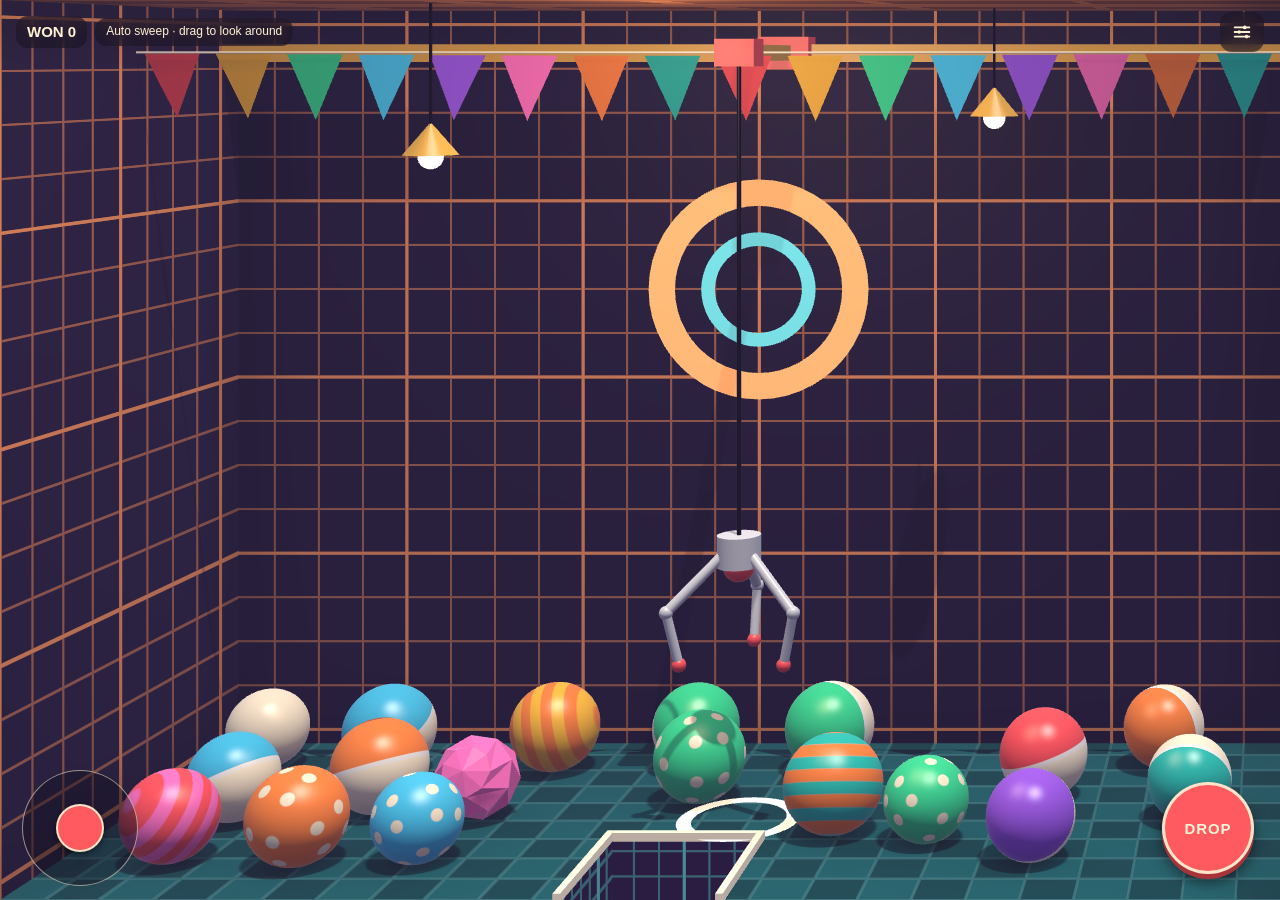
<file: index.html>
<!doctype html>
<html lang="en">
<head>
<meta charset="utf-8">
<meta name="viewport" content="width=device-width, initial-scale=1, maximum-scale=1, user-scalable=no, viewport-fit=cover">
<title>Diorama Crane</title>
<meta name="description" content="A claw machine you look into: the picture is redrawn for where your eyes are.">
<!-- Added to the Home Screen, the page runs full screen with no browser toolbar. -->
<meta name="apple-mobile-web-app-capable" content="yes">
<meta name="mobile-web-app-capable" content="yes">
<meta name="apple-mobile-web-app-status-bar-style" content="black-translucent">
<meta name="apple-mobile-web-app-title" content="Diorama Crane">
<meta name="theme-color" content="#000000">
<link rel="manifest" href="manifest.webmanifest">
<link rel="apple-touch-icon" href="icons/icon-180.png">
<link rel="icon" type="image/png" href="icons/icon-192.png">
<link rel="stylesheet" href="style.css">
</head>
<body>
<canvas id="view" tabindex="0" aria-label="Claw machine cabinet. Drag to look around. Arrow keys move the claw, space drops it."></canvas>

<div id="foldLine" hidden></div>

<div id="hud">
  <div id="topBar">
    <div class="chip score" id="score" aria-live="polite">WON 0</div>
    <div class="chip" id="status"></div>
    <button class="iconButton" id="menuButton" type="button" aria-label="View and depth options" aria-expanded="false" aria-controls="menu">
      <svg viewBox="0 0 24 24" width="22" height="22" aria-hidden="true"><path d="M4 7h9M17 7h3M4 12h3M11 12h9M4 17h11M19 17h1" stroke="currentColor" stroke-width="2" stroke-linecap="round" fill="none"/><circle cx="15" cy="7" r="2" fill="currentColor"/><circle cx="9" cy="12" r="2" fill="currentColor"/><circle cx="17" cy="17" r="2" fill="currentColor"/></svg>
    </button>
  </div>

  <div id="stick" role="application" aria-label="Claw stick. Drag to move the claw.">
    <div id="knob"></div>
  </div>
  <button id="drop" type="button" aria-label="Drop the claw">DROP</button>

  <div id="menu" role="dialog" aria-label="View and depth options" hidden>
    <section>
      <h2>Viewpoint</h2>
      <label class="row"><span>Head tracking with camera<small id="cameraNote"></small></span><input type="checkbox" id="optCamera"></label>
      <label class="row"><span>Sweep view when idle</span><input type="checkbox" id="optSweep"></label>
      <button class="row action" type="button" id="optRecenter">Recenter view</button>
    </section>
    <section>
      <h2>Fold</h2>
      <label class="row"><span>Device is folded<small>Safari cannot read the hinge, so set it here.</small></span><input type="checkbox" id="optFold"></label>
      <label class="row" id="foldSensorRow"><span>Measure it with the motion sensor<small id="foldSensorNote"></small></span><input type="checkbox" id="optFoldSensor"></label>
      <div class="row slider" id="foldAngleRow">
        <label for="optFoldAngle">Hinge angle <output id="foldAngleOut"></output></label>
        <input type="range" id="optFoldAngle" min="60" max="178" step="1">
        <small>Adjust until the lines run straight across the fold.</small>
      </div>
      <div class="row stepper" id="foldNudgeRow">
        <span>Fold line <output id="foldNudgeOut"></output></span>
        <span class="buttons"><button type="button" id="foldNudgeMinus" aria-label="Move fold line back">−</button><button type="button" id="foldNudgePlus" aria-label="Move fold line forward">+</button></span>
      </div>
    </section>
    <section>
      <h2>Depth</h2>
      <label class="row"><span>Red/cyan 3D glasses</span><input type="checkbox" id="optGlasses"></label>
      <label class="row"><span>Fold preview<small>For flat screens: shows a folded device as the eye sees it.</small></span><input type="checkbox" id="optPreview"></label>
    </section>
    <section>
      <h2>Game</h2>
      <label class="row"><span>Self-play when idle</span><input type="checkbox" id="optAutoplay"></label>
    </section>
    <section>
      <h2>Camera calibration</h2>
      <label class="row"><span>Flip left/right</span><input type="checkbox" id="optFlipX"></label>
      <label class="row"><span>Flip up/down</span><input type="checkbox" id="optFlipY"></label>
      <div class="row slider">
        <label for="optDistance">Viewing distance <output id="distanceOut"></output></label>
        <input type="range" id="optDistance" min="50" max="180" step="5">
        <small>Raise it if the cabinet looks too shallow as you move, lower it if too deep.</small>
      </div>
    </section>
    <p class="tip" id="installTip" hidden>For full screen, open the Share menu and choose Add to Home Screen.</p>
    <p class="tip build" id="buildInfo"></p>
  </div>
</div>

<div id="notice" hidden></div>
<video id="camera" playsinline muted autoplay aria-hidden="true"></video>

<script type="module" src="js/main.js"></script>
</body>
</html>
</file>
<file: style.css>
:root {
  --cream: #fff3d6;
  --coral: #ff5a5f;
  --ink: 21, 16, 31;
  --safe-top: env(safe-area-inset-top, 0px);
  --safe-right: env(safe-area-inset-right, 0px);
  --safe-bottom: env(safe-area-inset-bottom, 0px);
  --safe-left: env(safe-area-inset-left, 0px);
}

* { box-sizing: border-box; }

html, body {
  margin: 0;
  width: 100%;
  height: 100%;
  overflow: hidden;
  background: #000;
  color: var(--cream);
  font: 14px/1.3 -apple-system, BlinkMacSystemFont, "SF Pro Text", "Segoe UI", Roboto, sans-serif;
  /* Keep the browser's own gestures out of the way of the stick and the drag-to-look. */
  overscroll-behavior: none;
  touch-action: none;
  -webkit-user-select: none;
  user-select: none;
  -webkit-touch-callout: none;
  -webkit-tap-highlight-color: transparent;
  -webkit-text-size-adjust: 100%;
}

body { position: fixed; inset: 0; }

#view {
  position: fixed;
  left: 0;
  top: 0;
  width: 100%;
  height: 100%;
  display: block;
  touch-action: none;
  outline: none;
  transition: opacity 0.35s ease;
}
#view.dip { opacity: 0.15; transition: none; }

#hud { position: fixed; inset: 0; pointer-events: none; }
#hud > * { pointer-events: auto; }
body.nohud #hud { display: none; }

#topBar {
  position: absolute;
  top: calc(var(--safe-top) + 12px);
  left: calc(var(--safe-left) + 16px);
  right: calc(var(--safe-right) + 16px);
  display: flex;
  align-items: center;
  gap: 8px;
  pointer-events: none;
}
#topBar > * { pointer-events: auto; }

.chip {
  padding: 6px 11px;
  border-radius: 12px;
  background: rgba(var(--ink), 0.5);
  font-size: 12px;
  font-weight: 500;
  white-space: nowrap;
  overflow: hidden;
  text-overflow: ellipsis;
  -webkit-backdrop-filter: blur(8px);
  backdrop-filter: blur(8px);
}
.chip.score { font-size: 15px; font-weight: 700; font-variant-numeric: tabular-nums; flex: none; }
.chip:empty { display: none; }

.iconButton {
  margin-left: auto;
  flex: none;
  width: 44px;
  height: 40px;
  display: grid;
  place-items: center;
  border: 0;
  border-radius: 12px;
  background: rgba(var(--ink), 0.5);
  color: var(--cream);
  -webkit-backdrop-filter: blur(8px);
  backdrop-filter: blur(8px);
}
.iconButton[aria-expanded="true"] { background: rgba(var(--ink), 0.85); }

#stick {
  position: absolute;
  left: calc(var(--safe-left) + 22px);
  bottom: calc(var(--safe-bottom) + 14px);
  width: 116px;
  height: 116px;
  border-radius: 50%;
  background: rgba(var(--ink), 0.42);
  border: 1.5px solid rgba(255, 243, 214, 0.55);
  touch-action: none;
}
#knob {
  position: absolute;
  left: 50%;
  top: 50%;
  width: 42%;
  height: 42%;
  margin: -21% 0 0 -21%;
  border-radius: 50%;
  background: var(--coral);
  border: 2px solid rgba(255, 243, 214, 0.9);
  box-shadow: 0 3px 6px rgba(0, 0, 0, 0.45);
  will-change: transform;
}

#drop {
  position: absolute;
  right: calc(var(--safe-right) + 26px);
  bottom: calc(var(--safe-bottom) + 26px);
  width: 92px;
  height: 92px;
  border-radius: 50%;
  border: 3px solid rgba(255, 243, 214, 0.9);
  background: var(--coral);
  color: var(--cream);
  font: 800 15px/1 -apple-system, BlinkMacSystemFont, "SF Pro Text", "Segoe UI", Roboto, sans-serif;
  letter-spacing: 0.06em;
  box-shadow: 0 5px 0 #a8343a, 0 9px 14px rgba(0, 0, 0, 0.5);
  touch-action: none;
}
#drop.down { transform: translateY(4px); box-shadow: 0 1px 0 #a8343a, 0 3px 6px rgba(0, 0, 0, 0.5); }

#menu {
  position: absolute;
  top: calc(var(--safe-top) + 60px);
  right: calc(var(--safe-right) + 16px);
  width: min(318px, calc(100% - 32px - var(--safe-left) - var(--safe-right)));
  max-height: calc(100% - var(--safe-top) - var(--safe-bottom) - 76px);
  overflow-y: auto;
  -webkit-overflow-scrolling: touch;
  touch-action: pan-y;
  overscroll-behavior: contain;
  padding: 6px 0;
  border-radius: 16px;
  background: rgba(var(--ink), 0.86);
  border: 1px solid rgba(255, 243, 214, 0.14);
  -webkit-backdrop-filter: blur(16px);
  backdrop-filter: blur(16px);
  box-shadow: 0 12px 34px rgba(0, 0, 0, 0.5);
}
#menu[hidden] { display: none; }
#menu section { padding: 4px 0 6px; border-bottom: 1px solid rgba(255, 243, 214, 0.1); }
#menu section:last-of-type { border-bottom: 0; }
#menu h2 {
  margin: 8px 16px 2px;
  font-size: 11px;
  font-weight: 700;
  letter-spacing: 0.08em;
  text-transform: uppercase;
  color: rgba(255, 243, 214, 0.55);
}
#menu .row {
  display: flex;
  align-items: center;
  justify-content: space-between;
  gap: 12px;
  min-height: 44px;
  padding: 6px 16px;
  width: 100%;
  font: inherit;
  color: inherit;
  text-align: left;
}
#menu .row > span:first-child { min-width: 0; }
#menu small { display: block; margin-top: 2px; font-size: 11.5px; line-height: 1.3; color: rgba(255, 243, 214, 0.6); }
#menu small:empty { display: none; }
#menu button.action { background: none; border: 0; color: #7df9ff; font-weight: 600; }
#menu button.action:active { background: rgba(255, 243, 214, 0.08); }
#menu .slider { display: block; }
#menu .slider label { display: flex; justify-content: space-between; }
#menu .slider input { width: 100%; margin: 10px 0 2px; accent-color: var(--coral); touch-action: pan-x; }
#menu output { font-variant-numeric: tabular-nums; color: rgba(255, 243, 214, 0.75); }
#menu .stepper .buttons { display: flex; gap: 8px; flex: none; }
#menu .stepper button {
  width: 44px;
  height: 36px;
  border-radius: 10px;
  border: 1px solid rgba(255, 243, 214, 0.3);
  background: rgba(255, 243, 214, 0.08);
  color: var(--cream);
  font-size: 20px;
  line-height: 1;
}
#menu .row[hidden] { display: none; }
#menu .tip { margin: 8px 16px 10px; font-size: 12px; color: rgba(255, 243, 214, 0.7); }
#menu .tip[hidden] { display: none; }
#menu .tip.build { color: rgba(255, 243, 214, 0.4); font-size: 11px; }

/* iOS-style switch. */
#menu input[type="checkbox"] {
  -webkit-appearance: none;
  appearance: none;
  flex: none;
  width: 46px;
  height: 28px;
  margin: 0;
  border-radius: 14px;
  background: rgba(255, 243, 214, 0.22);
  position: relative;
  transition: background 0.18s ease;
}
#menu input[type="checkbox"]::after {
  content: "";
  position: absolute;
  left: 2px;
  top: 2px;
  width: 24px;
  height: 24px;
  border-radius: 50%;
  background: #fff;
  box-shadow: 0 1px 3px rgba(0, 0, 0, 0.4);
  transition: transform 0.18s ease;
}
#menu input[type="checkbox"]:checked { background: #3ddc97; }
#menu input[type="checkbox"]:checked::after { transform: translateX(18px); }
#menu input[type="checkbox"]:disabled { opacity: 0.4; }
#menu input:focus-visible, #menu button:focus-visible, .iconButton:focus-visible, #drop:focus-visible {
  outline: 2px solid #7df9ff;
  outline-offset: 2px;
}

/* Shows where the page believes the fold is, while it is being adjusted. */
#foldLine {
  position: fixed;
  background: #7df9ff;
  box-shadow: 0 0 10px #7df9ff;
  pointer-events: none;
  opacity: 0.9;
}
#foldLine[hidden] { display: none; }

#notice {
  position: fixed;
  inset: 0;
  display: grid;
  place-items: center;
  padding: 32px;
  text-align: center;
  font-size: 16px;
  background: #15101f;
}
#notice[hidden] { display: none; }

/* The camera feed is only ever analysed, never shown; Safari still needs the element rendered. */
#camera {
  position: fixed;
  left: 0;
  bottom: 0;
  width: 2px;
  height: 2px;
  opacity: 0;
  pointer-events: none;
}

/* Added to the Home Screen, iOS lays the page out as if the status bar still took room at the
   top (innerHeight is the screen minus the top safe area), which leaves a strip at the bottom of
   the screen uncovered. The large-viewport unit is the real screen height there. */
@media (display-mode: fullscreen), (display-mode: standalone) {
  html, body, #view, #hud { height: 100vh; height: 100lvh; }
  body, #hud { bottom: auto; }
}
html.standalone, html.standalone body, html.standalone #view, html.standalone #hud { height: 100vh; height: 100lvh; }
html.standalone body, html.standalone #hud { bottom: auto; }

@media (max-height: 420px) {
  #stick { width: 96px; height: 96px; }
  #drop { width: 78px; height: 78px; bottom: calc(var(--safe-bottom) + 20px); }
}

@media (prefers-reduced-motion: reduce) {
  #view, #menu input[type="checkbox"], #menu input[type="checkbox"]::after { transition: none; }
}
</file>
